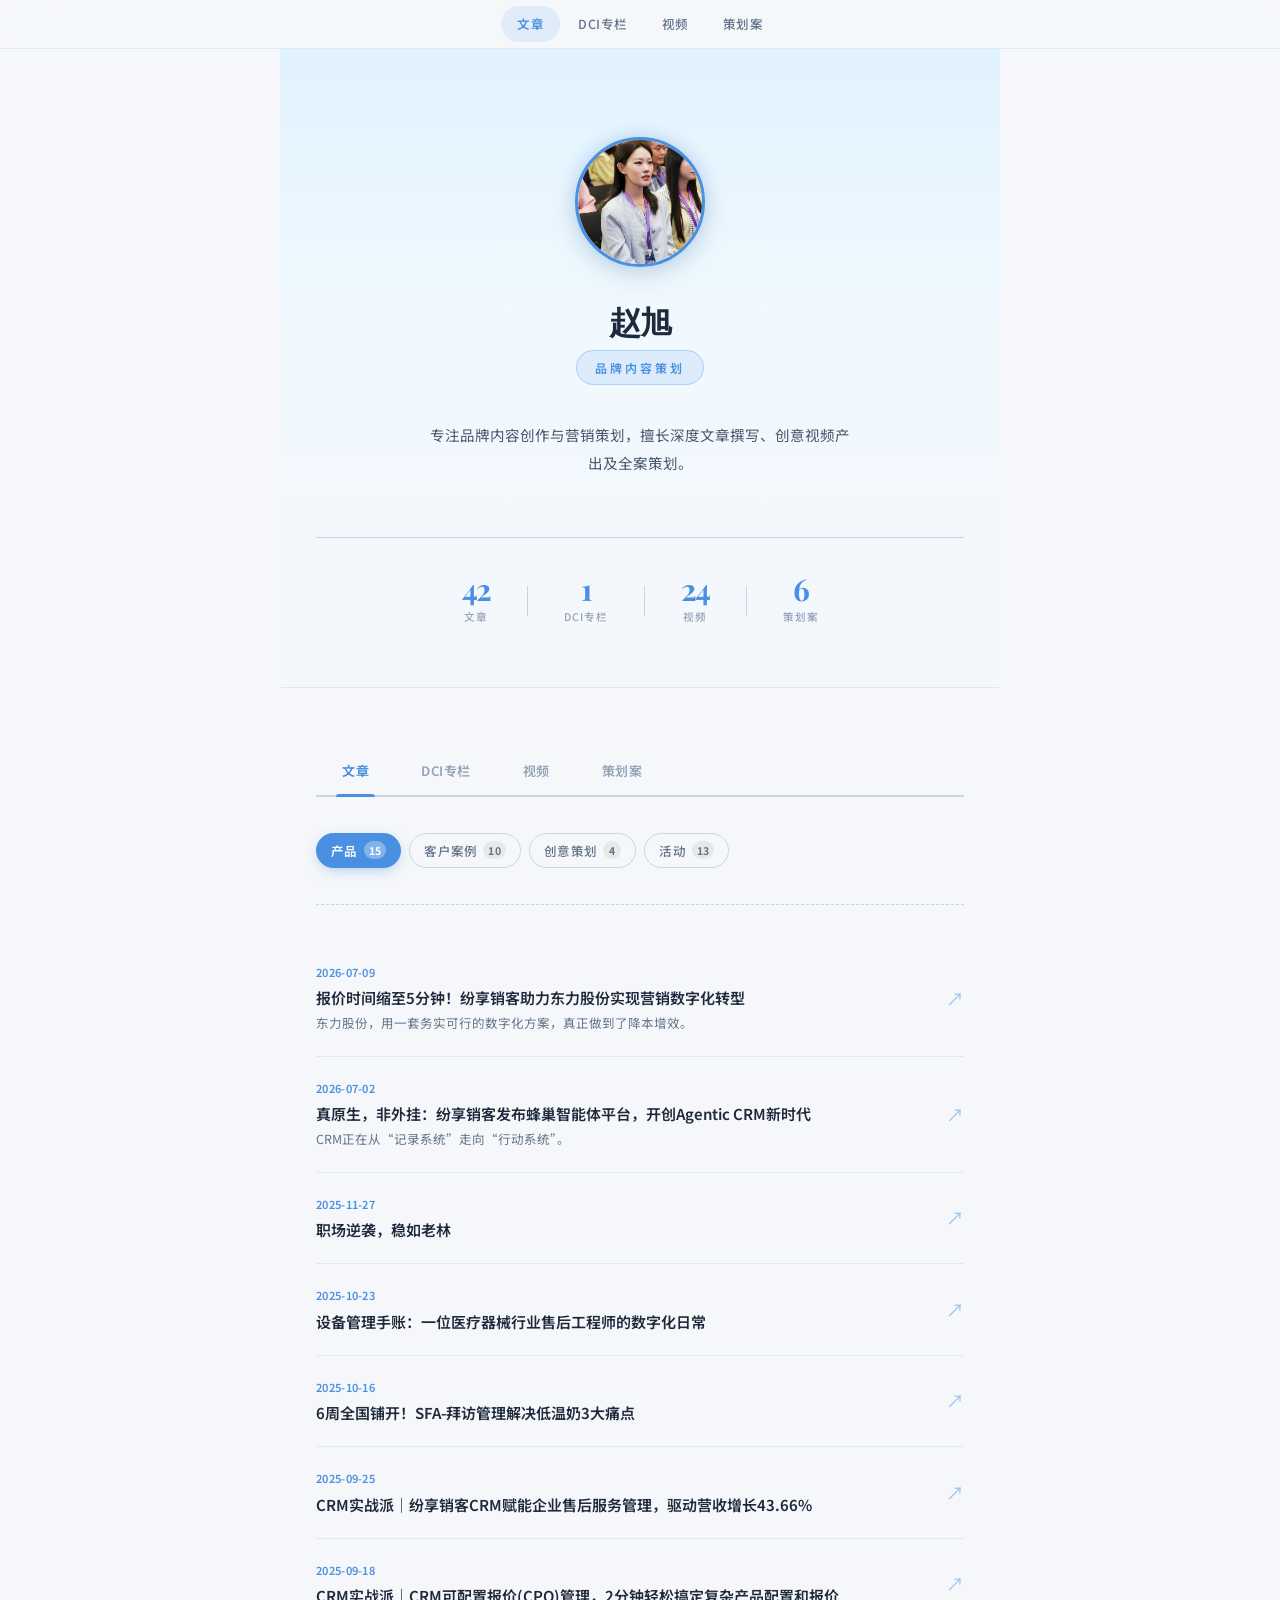
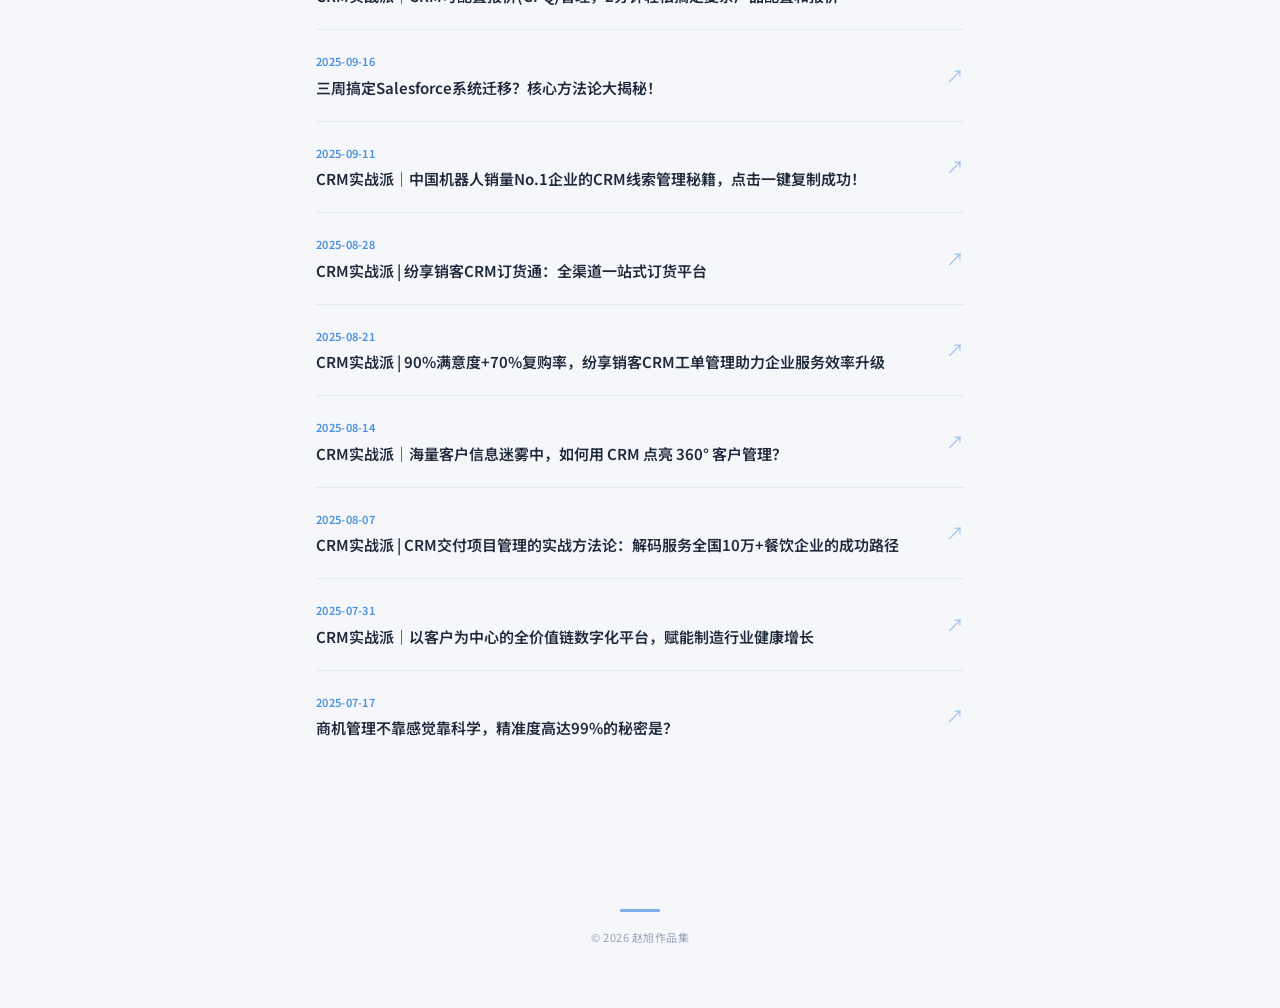
<file: index.html>
<!DOCTYPE html>
<html lang="zh-CN">
<head>
  <meta charset="UTF-8">
  <meta name="viewport" content="width=device-width, initial-scale=1.0">
  <meta name="theme-color" content="#F5F7FA">
  <meta name="color-scheme" content="light">
  <meta http-equiv="Cache-Control" content="no-cache, no-store, must-revalidate">
  <meta http-equiv="Pragma" content="no-cache">
  <meta http-equiv="Expires" content="0">
  <title>赵旭 — 个人作品集</title>
  <link rel="stylesheet" href="./css/style.css?v=20260723a">
</head>
<body>

<!-- 导航栏 -->
<nav class="site-nav">
  <div class="site-nav__inner">
    <div class="site-nav__links" id="nav-links">
      <a href="#" class="active" data-section="articles">文章</a>
      <a href="#" data-section="dci">DCI专栏</a>
      <a href="#" data-section="videos">视频</a>
      <a href="#" data-section="plans">策划案</a>
    </div>
    <button class="site-nav__menu-btn" id="menu-btn" aria-label="菜单">
      <span></span><span></span><span></span>
    </button>
  </div>
</nav>

<!-- 个人介绍 -->
<header class="hero">
  <div class="hero__inner">
    <div class="hero__avatar" id="hero-avatar">
      <img src="" alt="赵旭" id="hero-avatar-img" style="display:none;">
      <span id="hero-avatar-text">赵</span>
    </div>
    <div class="hero__text">
      <h1 class="hero__name" id="hero-name">赵旭</h1>
      <p class="hero__title" id="hero-title">内容创作者</p>
    </div>
  </div>
  <p class="hero__bio" id="hero-bio">专注品牌内容创作与营销策划，擅长深度文章撰写、创意视频产出及全案策划。</p>
  <div class="hero__stats">
    <div class="hero__stat">
      <span class="hero__stat-num" id="stat-articles">0</span>
      <span class="hero__stat-label">文章</span>
    </div>
    <div class="hero__stat-divider"></div>
    <div class="hero__stat">
      <span class="hero__stat-num" id="stat-dci">0</span>
      <span class="hero__stat-label">DCI专栏</span>
    </div>
    <div class="hero__stat-divider"></div>
    <div class="hero__stat">
      <span class="hero__stat-num" id="stat-videos">0</span>
      <span class="hero__stat-label">视频</span>
    </div>
    <div class="hero__stat-divider"></div>
    <div class="hero__stat">
      <span class="hero__stat-num" id="stat-plans">0</span>
      <span class="hero__stat-label">策划案</span>
    </div>
  </div>
</header>

<!-- 分割线 -->
<div class="divider"></div>

<!-- 主内容区 -->
<main class="main-content">

  <!-- 分类标签栏 -->
  <div class="tab-bar" id="tab-bar">
    <button class="tab-btn active" data-tab="articles">文章</button>
    <button class="tab-btn" data-tab="dci">DCI专栏</button>
    <button class="tab-btn" data-tab="videos">视频</button>
    <button class="tab-btn" data-tab="plans">策划案</button>
  </div>

  <!-- 内容列表 -->
  <div class="content-section active" id="section-articles">
    <div class="subtab-bar" id="subtab-bar-articles"></div>
    <div class="content-grid" id="grid-articles"></div>
    <div class="empty-state" id="empty-articles">
      <h3 class="empty-state__title">暂无文章</h3>
      <p class="empty-state__desc">文章链接将在添加后在此展示</p>
    </div>
  </div>

  <div class="content-section" id="section-dci">
    <div class="content-grid" id="grid-dci"></div>
    <div class="empty-state" id="empty-dci">
      <h3 class="empty-state__title">暂无DCI专栏</h3>
      <p class="empty-state__desc">DCI期刊将在添加后在此展示</p>
    </div>
  </div>

  <div class="content-section" id="section-videos">
    <div class="subtab-bar" id="subtab-bar-videos"></div>
    <div class="content-grid" id="grid-videos"></div>
    <div class="empty-state" id="empty-videos">
      <h3 class="empty-state__title">暂无视频</h3>
      <p class="empty-state__desc">视频作品将在添加后在此展示</p>
    </div>
  </div>

  <div class="content-section" id="section-plans">
    <div class="content-grid" id="grid-plans"></div>
    <div class="empty-state" id="empty-plans">
      <h3 class="empty-state__title">暂无策划案</h3>
      <p class="empty-state__desc">策划案文档将在添加后在此展示</p>
    </div>
  </div>

</main>

<!-- 页脚 -->
<footer class="site-footer">
  <p>&copy; 2026 赵旭作品集</p>
</footer>

<!-- PDF 查看弹窗 -->
<div class="modal" id="pdf-modal">
  <div class="modal__overlay"></div>
  <div class="modal__container modal__container--pdf">
    <button class="modal__close" id="pdf-modal-close">&times;</button>
    <div class="modal__pdf-wrap">
      <iframe id="pdf-viewer" title="PDF查看器"></iframe>
    </div>
    <div class="modal__info">
      <h3 class="modal__title" id="pdf-modal-title"></h3>
      <a class="modal__download-btn" id="pdf-download-btn" download>下载 PDF</a>
    </div>
  </div>
</div>

<script src="./js/app.js?v=20260723a"></script>
</body>
</html>
</file>
<file: css/style.css>
@import url('https://fonts.googleapis.com/css2?family=Noto+Sans+SC:wght@300;400;500;600;700&family=Playfair+Display:ital,wght@0,500;0,600;0,700;1,400&display=swap');

/* ================================================
   赵旭个人作品集 — 蓝 · 白 · 银 · 清爽科技风
   ================================================ */
:root {
  /* 背景 — 偏冷的浅灰白 */
  --bg:           #F5F7FA;
  --bg-card:      #FFFFFF;
  --bg-hover:     #EFF6FF;
  --bg-tag:       #E2E8F0;

  /* 文字 — 深蓝灰 */
  --text-1:       #1E293B;
  --text-2:       #475569;
  --text-3:       #64748B;
  --text-4:       #94A3B8;

  /* 强调色 — 明亮蓝 */
  --accent:       #4A90E2;
  --accent-hover: #357ABD;
  --accent-soft:  rgba(74, 144, 226, 0.12);
  --accent-glow:  rgba(74, 144, 226, 0.30);
  --accent-light: #6BA7E8;

  /* 边框 — 银灰 */
  --border:       #CBD5E1;
  --border-light: #E2E8F0;

  /* 圆角 */
  --r-sm: 3px; --r-md: 8px; --r-lg: 12px;

  /* 间距 */
  --gap-xs: 4px; --gap-sm: 18px; --gap-md: 36px; --gap-lg: 60px; --gap-xl: 88px;

  /* 字体 */
  --font-sans: 'Noto Sans SC', -apple-system, BlinkMacSystemFont, 'Segoe UI', sans-serif;
  --font-display: 'Playfair Display', 'Noto Serif SC', Georgia, serif;

  --max-w: 720px;
  --nav-h: 48px;
}

*, *::before, *::after { margin: 0; padding: 0; box-sizing: border-box; }
html { scroll-behavior: smooth; font-size: 16px; }
body {
  font-family: var(--font-sans);
  background: var(--bg);
  color: var(--text-1);
  line-height: 1.75;
  -webkit-font-smoothing: antialiased;
  -moz-osx-font-smoothing: grayscale;
  min-height: 100vh;
}

/* ================================================
   导航 — 银白毛玻璃 + 蓝色品牌色
   ================================================ */
.site-nav {
  position: sticky; top: 0; z-index: 100;
  background: rgba(245, 247, 250, 0.88);
  backdrop-filter: blur(24px) saturate(180%);
  -webkit-backdrop-filter: blur(24px) saturate(180%);
  border-bottom: 1px solid var(--border-light);
}
.site-nav__inner {
  max-width: var(--max-w); margin: 0 auto;
  padding: 0 var(--gap-md); height: var(--nav-h);
  display: flex; align-items: center; justify-content: center;
  position: relative;
}
.site-nav__brand {
  font-size: 13px; font-weight: 700;
  color: var(--accent); text-decoration: none;
  letter-spacing: 1.5px;
  text-transform: uppercase;
}
.site-nav__links { display: flex; align-items: center; gap: 2px; }
.site-nav__links a {
  font-size: 12.5px; font-weight: 500;
  color: var(--text-3); text-decoration: none;
  padding: 7px 16px; border-radius: 999px;
  transition: all 0.25s cubic-bezier(0.4, 0, 0.2, 1);
  letter-spacing: 0.5px;
}
.site-nav__links a:hover { color: var(--text-1); }
.site-nav__links a.active {
  color: var(--accent); font-weight: 600;
  background: var(--accent-soft);
}

/* 汉堡菜单 */
.site-nav__menu-btn {
  display: none; flex-direction: column; gap: 5px;
  background: none; border: none; cursor: pointer; padding: 4px;
  position: absolute; right: var(--gap-md); top: 50%; transform: translateY(-50%);
}
.site-nav__menu-btn span {
  display: block; width: 16px; height: 1.5px;
  background: var(--accent); border-radius: 1px;
  transition: all 0.25s;
}

/* ================================================
   Hero — 居中 · 大头像 · 蓝色点缀 + 浅蓝渐变
   ================================================ */
.hero {
  max-width: var(--max-w); margin: 0 auto;
  padding: var(--gap-xl) var(--gap-md) var(--gap-lg);
  text-align: center;
  position: relative;
  background: linear-gradient(180deg, #E0F2FE 0%, #F0F9FF 40%, var(--bg) 100%);
  border-radius: 0 0 24px 24px;
}
.hero__avatar {
  width: 130px; height: 130px; border-radius: 50%;
  overflow: hidden;
  margin: 0 auto var(--gap-md);
  border: 3px solid var(--accent);
  box-shadow: 0 0 18px rgba(74, 144, 226,0.30), 0 12px 32px rgba(0, 0, 0, 0.08);
  background: var(--bg-tag);
  display: flex; align-items: center; justify-content: center;
  flex-shrink: 0;
  transition: transform 0.4s cubic-bezier(0.34, 1.56, 0.64, 1), box-shadow 0.4s ease;
  position: relative;
}
.hero__avatar:hover {
  transform: scale(1.05);
  box-shadow: 0 0 28px rgba(74, 144, 226,0.45), 0 18px 40px rgba(0, 0, 0, 0.12);
}
.hero__avatar img {
  width: 100%; height: 100%; object-fit: cover; display: block;
}
.hero__avatar span {
  font-size: 38px; font-weight: 600; color: var(--text-3);
  font-family: var(--font-display);
}
.hero__name {
  font-size: 32px; font-weight: 700; letter-spacing: -0.8px;
  line-height: 1.15; margin-bottom: 10px;
  font-family: var(--font-display);
  color: var(--text-1);
}
.hero__title {
  font-size: 12px; font-weight: 600; color: var(--accent);
  letter-spacing: 3px;
  text-transform: uppercase;
  margin-bottom: var(--gap-md);
  display: inline-block;
  padding: 6px 18px;
  background: var(--accent-soft);
  border-radius: 999px;
  border: 1px solid var(--accent-glow);
}
.hero__bio {
  font-size: 14.5px; line-height: 1.95; color: var(--text-2);
  max-width: 420px;
  margin: 0 auto;
}
.hero__stats {
  display: flex; align-items: center; justify-content: center; gap: var(--gap-md);
  margin-top: var(--gap-lg);
  padding-top: var(--gap-md);
  border-top: 1px solid var(--border);
  flex-wrap: wrap;
}
.hero__stat {
  display: flex; flex-direction: column; align-items: center; gap: 4px;
}
.hero__stat-num {
  font-size: 30px; font-weight: 700; color: var(--accent);
  letter-spacing: -1.5px; line-height: 1;
  font-family: var(--font-display);
}
.hero__stat-label {
  font-size: 10.5px; color: var(--text-4); font-weight: 500;
  letter-spacing: 1px;
  text-transform: uppercase;
}
.hero__stat-divider {
  width: 1px; height: 30px; background: var(--border);
}

/* 分割线 */
.divider {
  max-width: var(--max-w); margin: 0 auto;
  padding: 0 var(--gap-md);
  border-top: 1px solid var(--border-light);
}

/* ================================================
   标签栏
   ================================================ */
.main-content {
  max-width: var(--max-w); margin: 0 auto;
  padding: 0 var(--gap-md) var(--gap-xl);
}
.tab-bar {
  display: flex; gap: 0;
  margin-top: var(--gap-lg); margin-bottom: var(--gap-md);
  border-bottom: 2px solid var(--border);
}
.tab-btn {
  padding: 13px 26px 15px;
  border: none; background: none;
  font-size: 13px; font-weight: 600;
  color: var(--text-4); cursor: pointer;
  transition: all 0.25s cubic-bezier(0.4, 0, 0.2, 1);
  font-family: var(--font-sans);
  position: relative; letter-spacing: 0.5px;
}
.tab-btn:hover { color: var(--text-2); }
.tab-btn.active {
  color: var(--accent); font-weight: 700;
}
.tab-btn.active::after {
  content: ''; position: absolute;
  bottom: -2px; left: 20px; right: 20px;
  height: 3px; background: var(--accent);
  border-radius: 3px 3px 0 0;
}

/* ================================================
   文章二级分类 tab
   ================================================ */
.subtab-bar {
  display: flex; flex-wrap: wrap; gap: 8px;
  margin-top: var(--gap-md); margin-bottom: var(--gap-md);
  padding-bottom: var(--gap-md);
  border-bottom: 1px dashed var(--border);
}
.subtab-btn {
  display: inline-flex; align-items: center; gap: 6px;
  padding: 7px 14px;
  border: 1px solid var(--border);
  background: var(--card-bg);
  border-radius: 999px;
  font-size: 12.5px; font-weight: 500;
  color: var(--text-3); cursor: pointer;
  font-family: var(--font-sans);
  letter-spacing: 0.3px;
  transition: all 0.22s cubic-bezier(0.4, 0, 0.2, 1);
}
.subtab-btn:hover {
  color: var(--text-1);
  border-color: var(--text-4);
}
.subtab-btn.active {
  color: #fff;
  background: var(--accent);
  border-color: var(--accent);
  font-weight: 600;
  box-shadow: 0 4px 14px -4px rgba(74, 144, 226,0.55);
}
.subtab-btn__count {
  display: inline-flex; align-items: center; justify-content: center;
  min-width: 18px; height: 18px; padding: 0 5px;
  font-size: 10.5px; font-weight: 700;
  border-radius: 999px;
  background: rgba(0, 0, 0, 0.06);
  color: var(--text-3);
}
.subtab-btn.active .subtab-btn__count {
  background: rgba(255, 255, 255, 0.32);
  color: #fff;
}

/* ================================================
   内容区
   ================================================ */
.content-section { display: none; }
.content-section.active { display: block; animation: fadeIn 0.4s ease-out; }
@keyframes fadeIn {
  from { opacity: 0; transform: translateY(10px); }
  to   { opacity: 1; transform: translateY(0); }
}
.content-grid {
  display: flex; flex-direction: column; gap: 0;
}

/* ================================================
   文章卡片
   ================================================ */
.article-card {
  display: flex; align-items: center; gap: var(--gap-sm);
  padding: calc(var(--gap-sm) + 4px) 0;
  border-bottom: 1px solid var(--border-light);
  cursor: pointer; transition: all 0.25s cubic-bezier(0.4, 0, 0.2, 1);
  text-decoration: none; color: inherit;
}
.article-card:last-child { border-bottom: none; }
.article-card:hover {
  background: var(--bg-hover);
  margin: 0 calc(-1 * var(--gap-sm));
  padding-left: var(--gap-sm);
  padding-right: var(--gap-sm);
  border-radius: var(--r-sm);
  border-color: transparent;
  box-shadow: 0 4px 16px rgba(74, 144, 226,0.10);
}
.article-card__body { flex: 1; min-width: 0; }
.article-card__title {
  font-size: 15px; font-weight: 600; line-height: 1.55;
  color: var(--text-1);
  transition: color 0.2s;
}
.article-card:hover .article-card__title { color: var(--accent); }
.article-card__desc {
  font-size: 12.5px; color: var(--text-3); line-height: 1.65;
  margin-top: 4px;
  overflow: hidden; display: -webkit-box; -webkit-line-clamp: 2; -webkit-box-orient: vertical;
}
.article-card__date {
  font-size: 11px; color: var(--accent); margin-bottom: 4px;
  letter-spacing: 0.3px;
  font-weight: 600;
}
.article-card__arrow {
  font-size: 18px; color: var(--accent); flex-shrink: 0;
  opacity: 0.5;
  transition: all 0.3s cubic-bezier(0.4, 0, 0.2, 1);
}
.article-card:hover .article-card__arrow { opacity: 1; transform: translateX(4px); }

/* ================================================
   视频卡片 — 复用 .article-card 样式（点击外链跳转）
   ================================================ */

/* ================================================
   策划案卡片
   ================================================ */
.plan-card {
  display: flex; align-items: center; gap: var(--gap-sm);
  padding: calc(var(--gap-sm) + 4px) 0;
  border-bottom: 1px solid var(--border-light);
  cursor: pointer; transition: all 0.25s cubic-bezier(0.4, 0, 0.2, 1);
}
.plan-card:last-child { border-bottom: none; }
.plan-card:hover {
  background: var(--bg-hover);
  margin: 0 calc(-1 * var(--gap-sm));
  padding-left: var(--gap-sm);
  padding-right: var(--gap-sm);
  border-radius: var(--r-sm);
  border-color: transparent;
  box-shadow: 0 4px 16px rgba(74, 144, 226,0.08);
}
.plan-card__icon {
  width: 44px; height: 44px; border-radius: var(--r-sm);
  background: linear-gradient(135deg, var(--accent-soft), rgba(74, 144, 226,0.10));
  display: flex; align-items: center; justify-content: center;
  font-size: 17px; flex-shrink: 0;
  transition: all 0.25s;
  border: 1px solid var(--accent-glow);
}
.plan-card:hover .plan-card__icon { background: var(--accent-soft); border-color: var(--accent); transform: scale(1.05); }
.plan-card__body { flex: 1; min-width: 0; }
.plan-card__title {
  font-size: 14.5px; font-weight: 600; line-height: 1.45;
  overflow: hidden; white-space: nowrap; text-overflow: ellipsis;
  transition: color 0.2s;
  color: var(--text-1);
}
.plan-card:hover .plan-card__title { color: var(--accent); }
.plan-card__desc {
  font-size: 12.5px; color: var(--text-3); line-height: 1.5;
  overflow: hidden; white-space: nowrap; text-overflow: ellipsis;
}
.plan-card__meta { flex-shrink: 0; display: flex; flex-direction: column; align-items: flex-end; gap: 5px; }
.plan-card__date { font-size: 11px; color: var(--accent); font-weight: 600; letter-spacing: 0.3px; }
.plan-card__badge {
  font-size: 9.5px; font-weight: 800; letter-spacing: 1.2px;
  color: #fff; background: var(--accent);
  padding: 4px 12px; border-radius: 999px;
  text-transform: uppercase;
  box-shadow: 0 2px 8px rgba(74, 144, 226,0.35);
}
.plan-card__arrow {
  font-size: 18px; color: var(--accent); flex-shrink: 0;
  opacity: 0.4; transition: all 0.3s cubic-bezier(0.4, 0, 0.2, 1);
}
.plan-card:hover .plan-card__arrow { opacity: 1; transform: translateX(4px); }

/* ================================================
   空状态
   ================================================ */
.empty-state {
  text-align: center; padding: var(--gap-xl) var(--gap-md);
}
.empty-state__title {
  font-size: 15px; font-weight: 600;
  margin-bottom: 8px; color: var(--text-2);
}
.empty-state__desc {
  font-size: 13px; color: var(--text-4);
}

/* ================================================
   弹窗
   ================================================ */
.modal {
  display: none; position: fixed; inset: 0;
  z-index: 200; align-items: center; justify-content: center;
  padding: var(--gap-md);
}
.modal.show { display: flex !important; }
.modal__overlay {
  position: absolute; inset: 0;
  background: rgba(40, 40, 50, 0.45);
  backdrop-filter: blur(12px);
  -webkit-backdrop-filter: blur(12px);
}
.modal__container {
  position: relative; z-index: 1;
  background: var(--bg-card);
  border-radius: var(--r-lg);
  width: 100%; max-width: 760px;
  animation: modalIn 0.35s cubic-bezier(0.4, 0, 0.2, 1);
  box-shadow: 0 32px 80px rgba(0, 0, 0, 0.18), 0 0 0 1px var(--border-light);
  overflow: hidden;
}
.modal__container--pdf { max-width: 860px; }
@keyframes modalIn {
  from { transform: translateY(20px) scale(0.97); opacity: 0; }
  to   { transform: translateY(0) scale(1); opacity: 1; }
}
.modal__close {
  position: absolute; top: 12px; right: 12px; z-index: 10;
  width: 36px; height: 36px; border-radius: 50%;
  background: var(--accent); border: none;
  color: #fff; font-size: 18px;
  cursor: pointer; transition: all 0.2s;
  display: flex; align-items: center; justify-content: center;
  box-shadow: 0 2px 12px rgba(74, 144, 226,0.35);
}
.modal__close:hover { background: var(--accent-hover); transform: scale(1.1); }
.modal__video-wrap { width: 100%; aspect-ratio: 16/9; background: #000; }
.modal__video-wrap video { width: 100%; height: 100%; object-fit: contain; }
.modal__pdf-wrap { width: 100%; height: 72vh; background: #f5f5f7; }
.modal__pdf-wrap iframe { width: 100%; height: 100%; border: none; }
.modal__info {
  padding: var(--gap-sm) var(--gap-md);
  border-top: 1px solid var(--border-light);
  display: flex; align-items: center; justify-content: space-between;
}
.modal__title {
  font-size: 14px; font-weight: 600;
  overflow: hidden; white-space: nowrap; text-overflow: ellipsis;
  color: var(--text-1);
}
.modal__desc { font-size: 13px; color: var(--text-3); }
.modal__download-btn {
  display: inline-flex; align-items: center; gap: 4px;
  padding: 8px 20px; border-radius: 999px;
  font-size: 12px; font-weight: 700;
  background: var(--accent); color: #fff;
  text-decoration: none; transition: all 0.25s;
  white-space: nowrap; letter-spacing: 0.5px;
  box-shadow: 0 2px 12px rgba(74, 144, 226,0.35);
}
.modal__download-btn:hover {
  background: var(--accent-hover);
  box-shadow: 0 4px 20px rgba(74, 144, 226,0.5);
  transform: translateY(-1px);
}

/* ================================================
   页脚
   ================================================ */
.site-footer {
  max-width: var(--max-w); margin: 0 auto;
  padding: var(--gap-lg) var(--gap-md);
  color: var(--text-4); font-size: 11px;
  text-align: center;
  letter-spacing: 0.5px;
}
.site-footer::before {
  content: '';
  display: block;
  width: 40px; height: 3px;
  background: var(--accent);
  border-radius: 2px;
  margin: 0 auto 16px;
  opacity: 0.7;
}

/* ================================================
   响应式 — 多断点精细适配
   断点策略：
   - ≤480px: 小手机（紧凑布局）
   - 481-768px: 标准手机/大手机（单列视频）
   - 769-1024px: 平板（视频2列、加宽容器）
   - ≥1025px: 桌面（容器居中 720px）
   ================================================ */

/* ---- 平板及以下：导航变汉堡菜单 ---- */
@media (max-width: 768px) {
  :root {
    --max-w: 100%;
    --gap-xl: 56px;
    --gap-lg: 40px;
    --gap-md: 22px;
    --gap-sm: 14px;
    --nav-h: 50px;
  }
  .main-content { padding: 0 var(--gap-sm) var(--gap-xl); }
  .hero { padding: var(--gap-lg) var(--gap-sm) var(--gap-md); }
  .divider { padding: 0 var(--gap-sm); }

  /* 导航移动端 — 汉堡菜单 */
  .site-nav__links {
    display: none; position: absolute;
    top: var(--nav-h); left: 0; right: 0;
    background: rgba(245, 247, 250, 0.98);
    backdrop-filter: blur(24px);
    -webkit-backdrop-filter: blur(24px);
    flex-direction: column; padding: 12px 20px;
    border-bottom: 1px solid var(--border);
    box-shadow: 0 8px 24px rgba(0, 0, 0, 0.05);
  }
  .site-nav__links.open { display: flex; }
  .site-nav__links a { padding: 13px 4px; width: 100%; border-radius: 0; font-size: 14px; }
  .site-nav__links a:not(:last-child) { border-bottom: 1px solid var(--border-light); }
  .site-nav__links a.active { background: transparent; color: var(--accent); }
  .site-nav__menu-btn { display: flex; }

  /* Hero 移动端 */
  .hero__avatar { width: 110px; height: 110px; border-width: 2.5px; }
  .hero__avatar span { font-size: 32px; }
  .hero__name { font-size: 26px; }
  /* bio 字号随屏宽自适应，保证 28 字单行不换行 */
  .hero__bio {
    font-size: clamp(12px, 3.4vw, 13.5px);
    letter-spacing: -0.3px;
    line-height: 1.7;
    white-space: nowrap;          /* 强制单行 */
    max-width: none;             /* 移除 420px 限制 */
  }
  .hero__stats { gap: var(--gap-sm); flex-wrap: wrap; }
  .hero__stat-num { font-size: 24px; }
  .hero__stat-label { font-size: 10px; }

  /* 文章卡片移动端 */
  .article-card__title { font-size: 14px; }
  .article-card__arrow { display: none; }

  /* 策划案移动端 */
  .plan-card__icon { width: 40px; height: 40px; font-size: 16px; }
  .plan-card__arrow { display: none; }

  /* 标签栏 — 平铺宽度 */
  .tab-btn { flex: 1; padding: 13px 12px 15px; }

  /* 弹窗全屏 */
  .modal { padding: 0; }
  .modal__container {
    max-width: 100%;
    border-radius: 0;
    height: 100vh;
  }
  .modal__container--video { height: auto; }
  .modal__info { padding: 14px 16px; flex-direction: column; align-items: flex-start; gap: 10px; }
  .modal__title { font-size: 15px; white-space: normal; }

  /* 二级分类 tab 移动端 */
  .subtab-bar { gap: 6px; margin-top: var(--gap-md); }
  .subtab-btn { padding: 6px 12px; font-size: 12px; }
  .subtab-btn__count { min-width: 16px; height: 16px; font-size: 10px; }
}

/* ---- 小手机（≤480px）— 更紧凑 ---- */
@media (max-width: 480px) {
  :root {
    --gap-xl: 44px;
    --gap-lg: 32px;
    --gap-md: 18px;
    --gap-sm: 12px;
    --nav-h: 48px;
  }
  /* 头像更小 */
  .hero__avatar { width: 96px; height: 96px; border-width: 2px; }
  .hero__avatar span { font-size: 28px; }
  .hero__name { font-size: 23px; letter-spacing: -0.5px; }
  .hero__title { font-size: 11px; padding: 5px 14px; letter-spacing: 2.5px; }
  /* 小手机更紧凑 — bio 28字必须单行不换行，字号继续缩 */
  .hero__bio {
    font-size: clamp(11px, 3.4vw, 12.5px);
    letter-spacing: -0.4px;
    line-height: 1.65;
    white-space: nowrap;
    max-width: none;
  }
  .hero__stat-num { font-size: 20px; }
  .hero__stat-label { font-size: 9.5px; }
  .hero__stats { gap: var(--gap-xs); }

  /* 导航品牌名稍小 */
  .site-nav__brand { font-size: 12px; letter-spacing: 1.2px; }
  .site-nav__inner { padding: 0 var(--gap-sm); }

  /* 标签栏字体 */
  .tab-btn { font-size: 12.5px; padding: 11px 8px 13px; letter-spacing: 0.3px; }
  .tab-btn.active::after { left: 12px; right: 12px; }

  /* 文章卡片紧凑 */
  .article-card { padding: 14px 0; gap: 12px; }
  .article-card__title { font-size: 13.5px; line-height: 1.5; }
  .article-card__desc { font-size: 12px; -webkit-line-clamp: 2; }
  .article-card__date { font-size: 10.5px; }

  /* 策划案卡片紧凑 */
  .plan-card { padding: 14px 0; gap: 12px; }
  .plan-card__icon { width: 36px; height: 36px; font-size: 15px; }
  .plan-card__title { font-size: 13.5px; }
  .plan-card__desc { font-size: 12px; }
  .plan-card__date { font-size: 10.5px; }
  .plan-card__badge { font-size: 9px; padding: 3px 9px; }

  /* 弹窗 — 顶部关闭按钮稍小 */
  .modal__close { width: 32px; height: 32px; font-size: 16px; top: 10px; right: 10px; }
  .modal__download-btn { font-size: 11.5px; padding: 7px 16px; }

  /* 页脚 */
  .site-footer { font-size: 10.5px; }
  .site-footer::before { width: 32px; margin-bottom: 12px; }
}

/* ---- 标准手机（481-768px） ---- */
@media (min-width: 481px) and (max-width: 768px) {
  .hero__avatar { width: 120px; height: 120px; }
  .hero__avatar span { font-size: 34px; }
  .hero__name { font-size: 28px; }
}

/* ---- 平板（769-1024px）— 容器稍宽 ---- */
@media (min-width: 769px) and (max-width: 1024px) {
  :root { --max-w: 760px; }
}

/* ---- 桌面（≥1025px）— 容器居中 ---- */
@media (min-width: 1025px) {
  :root { --max-w: 720px; }
}

/* ---- 大桌面（≥1440px）— 留白更宽舒 ---- */
@media (min-width: 1440px) {
  :root {
    --gap-xl: 100px;
    --gap-lg: 68px;
    --gap-md: 40px;
  }
}

/* ================================================
   细节微交互 — 蓝白色调
   ================================================ */

::selection {
  background: var(--accent);
  color: #fff;
}

::-webkit-scrollbar { width: 5px; }
::-webkit-scrollbar-track { background: transparent; }
::-webkit-scrollbar-thumb {
  background: var(--accent);
  border-radius: 3px;
  opacity: 0.6;
}
::-webkit-scrollbar-thumb:hover { background: var(--accent-hover); }

/* 头像脉冲光环动画 */
@keyframes pulse-ring {
  0% { box-shadow: 0 0 0 0 rgba(74, 144, 226,0.35), 0 12px 32px rgba(0, 0, 0, 0.08); }
  70% { box-shadow: 0 0 0 12px rgba(74, 144, 226,0), 0 12px 32px rgba(0, 0, 0, 0.08); }
  100% { box-shadow: 0 0 0 0 rgba(74, 144, 226,0), 0 12px 32px rgba(0, 0, 0, 0.08); }
}
.hero__avatar {
  animation: pulse-ring 2.5s ease-out infinite;
}
</file>
